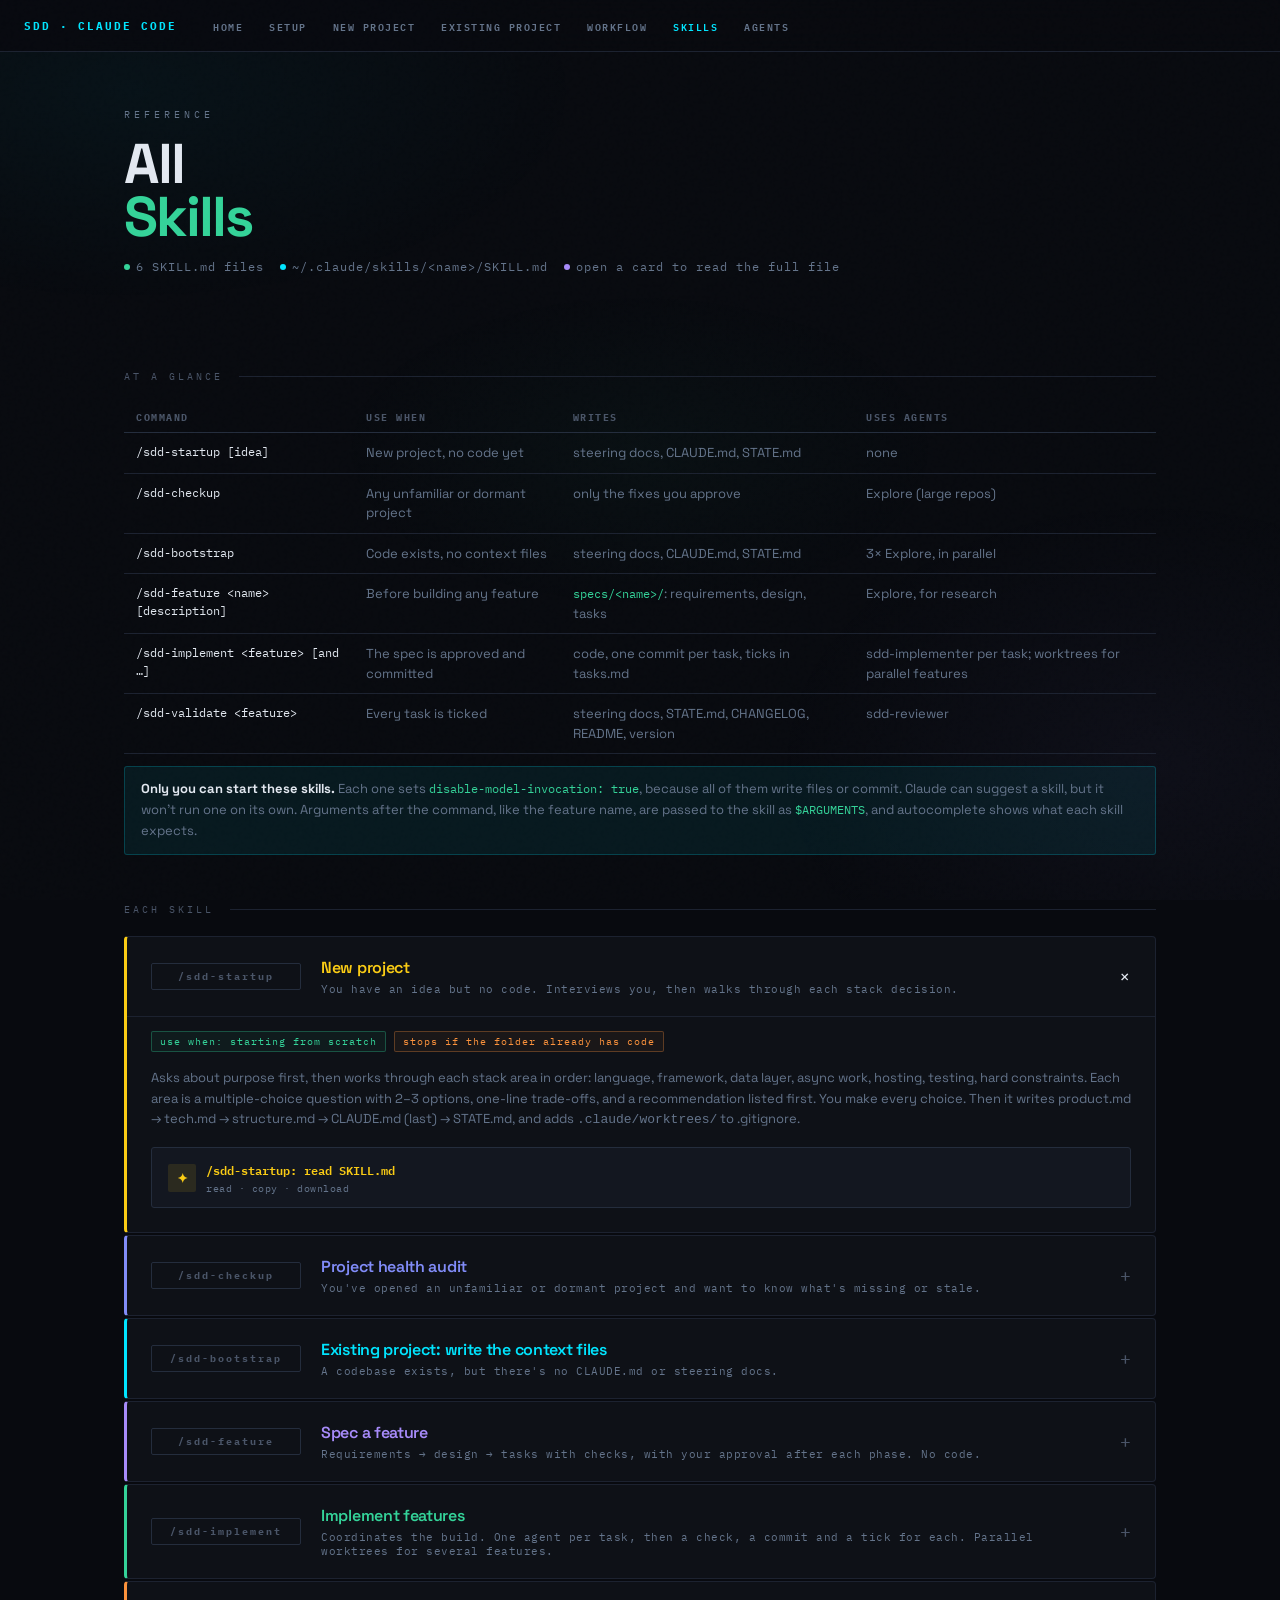
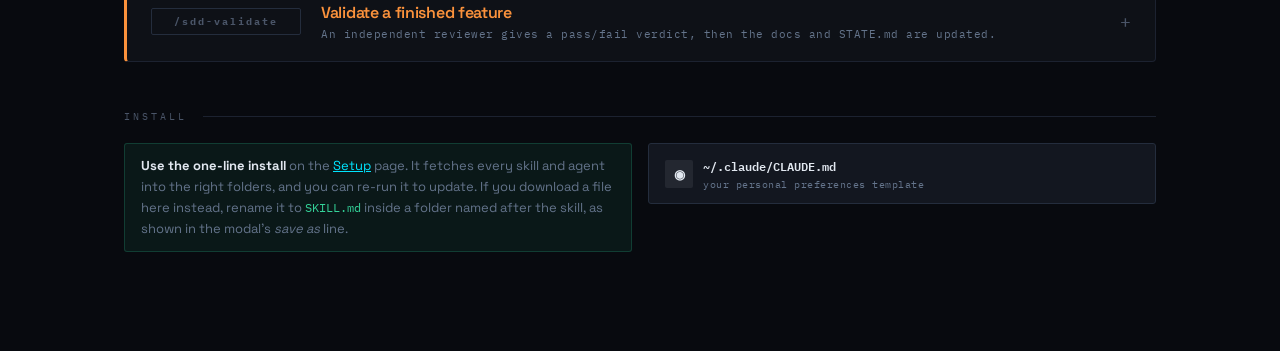
<file: skills.html>
<!DOCTYPE html>
<html lang="en">
<head>
<meta charset="UTF-8">
<meta name="viewport" content="width=device-width, initial-scale=1.0">
<title>Skills — SDD</title>
<link rel="icon" href="favicon.svg" type="image/svg+xml">
<link rel="icon" href="favicon.png" type="image/png" sizes="32x32">
<link rel="stylesheet" href="styles.css">
</head>
<body>

<nav class="site-nav">
  <a href="index.html" class="nav-brand">SDD · Claude Code</a>
  <ul class="nav-links">
    <li><a href="index.html">Home</a></li>
    <li><a href="global.html">Setup</a></li>
    <li><a href="new-project.html">New Project</a></li>
    <li><a href="existing-project.html">Existing Project</a></li>
    <li><a href="workflow.html">Workflow</a></li>
    <li><a href="skills.html">Skills</a></li>
    <li><a href="agents.html">Agents</a></li>
  </ul>
</nav>

<div class="page">
  <div class="page-header">
    <div class="eyebrow">Reference</div>
    <h1 class="page-title">All<br><em class="t3">Skills</em></h1>
    <div class="page-subtitle">
      <span><span class="dot" style="background:var(--c3)"></span>6 SKILL.md files</span>
      <span><span class="dot" style="background:var(--c1)"></span>~/.claude/skills/&lt;name&gt;/SKILL.md</span>
      <span><span class="dot" style="background:var(--c2)"></span>open a card to read the full file</span>
    </div>
  </div>

  <div class="divider">At a glance</div>

  <div class="table-wrap">
    <table class="ref-table">
      <thead><tr><th>Command</th><th>Use when</th><th>Writes</th><th>Uses agents</th></tr></thead>
      <tbody>
        <tr><td>/sdd-startup [idea]</td><td>New project, no code yet</td><td>steering docs, CLAUDE.md, STATE.md</td><td>none</td></tr>
        <tr><td>/sdd-checkup</td><td>Any unfamiliar or dormant project</td><td>only the fixes you approve</td><td>Explore (large repos)</td></tr>
        <tr><td>/sdd-bootstrap</td><td>Code exists, no context files</td><td>steering docs, CLAUDE.md, STATE.md</td><td>3× Explore, in parallel</td></tr>
        <tr><td>/sdd-feature &lt;name&gt; [description]</td><td>Before building any feature</td><td><code>specs/&lt;name&gt;/</code>: requirements, design, tasks</td><td>Explore, for research</td></tr>
        <tr><td>/sdd-implement &lt;feature&gt; [and …]</td><td>The spec is approved and committed</td><td>code, one commit per task, ticks in tasks.md</td><td>sdd-implementer per task; worktrees for parallel features</td></tr>
        <tr><td>/sdd-validate &lt;feature&gt;</td><td>Every task is ticked</td><td>steering docs, STATE.md, CHANGELOG, README, version</td><td>sdd-reviewer</td></tr>
      </tbody>
    </table>
  </div>

  <div class="infobox info">
    <strong>Only you can start these skills.</strong> Each one sets <code>disable-model-invocation: true</code>, because all of them write files or commit. Claude can suggest a skill, but it won't run one on its own. Arguments after the command, like the feature name, are passed to the skill as <code>$ARGUMENTS</code>, and autocomplete shows what each skill expects.
  </div>

  <div class="divider">Each skill</div>

  <div class="accordion wide-tags">

    <div class="acc-card stripe-6" onclick="toggleAcc(this)">
      <div class="acc-header">
        <div class="acc-tag">/sdd-startup</div>
        <div class="acc-meta">
          <div class="acc-title">New project</div>
          <div class="acc-desc">You have an idea but no code. Interviews you, then walks through each stack decision.</div>
        </div>
        <div class="acc-toggle">+</div>
      </div>
      <div class="acc-body">
        <div class="chips">
          <span class="chip ok">use when: starting from scratch</span>
          <span class="chip warn">stops if the folder already has code</span>
        </div>
        <p style="margin-top:16px; font-size:13px; color:var(--mute2); line-height:1.6;">
          Asks about purpose first, then works through each stack area in order: language, framework, data layer, async work, hosting, testing, hard constraints.
          Each area is a multiple-choice question with 2–3 options, one-line trade-offs, and a recommendation listed first. You make every choice.
          Then it writes product.md → tech.md → structure.md → CLAUDE.md (last) → STATE.md, and adds <code>.claude/worktrees/</code> to .gitignore.
        </p>
        <button class="skill-btn sk6" onclick="openModal('startup'); event.stopPropagation()" style="margin-top:16px;">
          <div class="skill-icon">✦</div>
          <div class="skill-meta">
            <div class="skill-name">/sdd-startup: read SKILL.md</div>
            <div class="skill-hint">read · copy · download</div>
          </div>
        </button>
      </div>
    </div>

    <div class="acc-card stripe-7" onclick="toggleAcc(this)">
      <div class="acc-header">
        <div class="acc-tag">/sdd-checkup</div>
        <div class="acc-meta">
          <div class="acc-title">Project health audit</div>
          <div class="acc-desc">You've opened an unfamiliar or dormant project and want to know what's missing or stale.</div>
        </div>
        <div class="acc-toggle">+</div>
      </div>
      <div class="acc-body">
        <div class="chips">
          <span class="chip ok">reports first</span>
          <span class="chip ok">one approval per fix</span>
          <span class="chip info">upgrades older SDD projects</span>
        </div>
        <p style="margin-top:16px; font-size:13px; color:var(--mute2); line-height:1.6;">
          Checks the context files and CLAUDE.md size, <code>@</code> imports, STATE.md drift against git, specs STATE.md doesn't mention, tasks missing Files or Check lines,
          stale CHANGELOG, README and version, whether the agents are installed, and whether worktrees are gitignored. Ranks the fixes Critical → Important → Optional and applies only those you approve.
          If it finds an AGENTS.md, it keeps it and adds a CLAUDE.md that imports it.
        </p>
        <button class="skill-btn sk7" onclick="openModal('checkup'); event.stopPropagation()" style="margin-top:16px;">
          <div class="skill-icon">◎</div>
          <div class="skill-meta">
            <div class="skill-name">/sdd-checkup: read SKILL.md</div>
            <div class="skill-hint">read · copy · download</div>
          </div>
        </button>
      </div>
    </div>

    <div class="acc-card stripe-1" onclick="toggleAcc(this)">
      <div class="acc-header">
        <div class="acc-tag">/sdd-bootstrap</div>
        <div class="acc-meta">
          <div class="acc-title">Existing project: write the context files</div>
          <div class="acc-desc">A codebase exists, but there's no CLAUDE.md or steering docs.</div>
        </div>
        <div class="acc-toggle">+</div>
      </div>
      <div class="acc-body">
        <div class="chips">
          <span class="chip ok">once per project</span>
          <span class="chip warn">run /sdd-checkup first</span>
          <span class="chip info">3 Explore agents in parallel</span>
        </div>
        <p style="margin-top:16px; font-size:13px; color:var(--mute2); line-height:1.6;">
          Three Explore agents map the stack, the structure and the conventions at the same time, and each returns a short summary with file paths.
          Claude asks only about what the code can't tell it, and never invents decisions. tech.md marks each decision <em>inferred</em> or <em>confirmed</em>.
          CLAUDE.md is written last and stays short, and STATE.md starts at the current commit.
        </p>
        <button class="skill-btn sk1" onclick="openModal('bootstrap'); event.stopPropagation()" style="margin-top:16px;">
          <div class="skill-icon">⚡</div>
          <div class="skill-meta">
            <div class="skill-name">/sdd-bootstrap: read SKILL.md</div>
            <div class="skill-hint">read · copy · download</div>
          </div>
        </button>
      </div>
    </div>

    <div class="acc-card stripe-2" onclick="toggleAcc(this)">
      <div class="acc-header">
        <div class="acc-tag">/sdd-feature</div>
        <div class="acc-meta">
          <div class="acc-title">Spec a feature</div>
          <div class="acc-desc">Requirements → design → tasks with checks, with your approval after each phase. No code.</div>
        </div>
        <div class="acc-toggle">+</div>
      </div>
      <div class="acc-body">
        <div class="chips">
          <span class="chip ok">use when: any new feature or multi-file change</span>
          <span class="chip warn">needs CLAUDE.md and tech.md</span>
          <span class="chip info">/sdd-feature csv-export let users export reports</span>
        </div>
        <p style="margin-top:16px; font-size:13px; color:var(--mute2); line-height:1.6;">
          The first word is the feature name and the rest is an optional description. Requirements come from an interview and end with numbered, testable acceptance criteria.
          Design uses Explore agents for research, checks against tech.md, and stops at every stack gap. Tasks each list their files, a check command and the criteria they cover,
          so a fresh agent can complete one without the conversation. If the spec folder exists, it resumes where you left off.
        </p>
        <button class="skill-btn sk2" onclick="openModal('feature'); event.stopPropagation()" style="margin-top:16px;">
          <div class="skill-icon">◈</div>
          <div class="skill-meta">
            <div class="skill-name">/sdd-feature: read SKILL.md</div>
            <div class="skill-hint">read · copy · download</div>
          </div>
        </button>
      </div>
    </div>

    <div class="acc-card stripe-3" onclick="toggleAcc(this)">
      <div class="acc-header">
        <div class="acc-tag">/sdd-implement</div>
        <div class="acc-meta">
          <div class="acc-title">Implement features</div>
          <div class="acc-desc">Coordinates the build. One agent per task, then a check, a commit and a tick for each. Parallel worktrees for several features.</div>
        </div>
        <div class="acc-toggle">+</div>
      </div>
      <div class="acc-body">
        <div class="chips">
          <span class="chip ok">use when: spec approved and committed</span>
          <span class="chip ok">resumes from the first unticked task</span>
          <span class="chip info">/sdd-implement feat-a and feat-b</span>
        </div>
        <p style="margin-top:16px; font-size:13px; color:var(--mute2); line-height:1.6;">
          The main conversation doesn't write the feature code. It plans, waits for your approval, then gives each task to a new sdd-implementer agent.
          Tasks in a PARALLEL group run at the same time. After each one it re-runs the check, makes sure only the expected files changed, ticks the task and commits <code>[T&lt;n&gt;]</code>.
          It retries once on failure, then stops and asks you. With several features it compares their files and runs the independent ones in parallel worktrees.
          It pre-approves the git commands it needs (<code>allowed-tools</code>), so committing doesn't ask permission each time.
        </p>
        <button class="skill-btn sk3" onclick="openModal('implement'); event.stopPropagation()" style="margin-top:16px;">
          <div class="skill-icon">▶</div>
          <div class="skill-meta">
            <div class="skill-name">/sdd-implement: read SKILL.md</div>
            <div class="skill-hint">read · copy · download</div>
          </div>
        </button>
      </div>
    </div>

    <div class="acc-card stripe-4" onclick="toggleAcc(this)">
      <div class="acc-header">
        <div class="acc-tag">/sdd-validate</div>
        <div class="acc-meta">
          <div class="acc-title">Validate a finished feature</div>
          <div class="acc-desc">An independent reviewer gives a pass/fail verdict, then the docs and STATE.md are updated.</div>
        </div>
        <div class="acc-toggle">+</div>
      </div>
      <div class="acc-body">
        <div class="chips">
          <span class="chip ok">use when: every task is ticked</span>
          <span class="chip ok">same session is fine</span>
          <span class="chip warn">the first step is a hard stop</span>
        </div>
        <p style="margin-top:16px; font-size:13px; color:var(--mute2); line-height:1.6;">
          It starts by loading <code>git status</code> and the recent log into the skill (the <code>!`command`</code> syntax), so it knows the repository's state without being told.
          sdd-reviewer gets only the feature folder and the commit range, and returns a pass/fail verdict with evidence for each acceptance criterion. Any failure stops the skill.
          After a pass, it updates the steering docs, STATE.md, CHANGELOG, README and version, and asks you before a version bump.
        </p>
        <button class="skill-btn sk4" onclick="openModal('validate'); event.stopPropagation()" style="margin-top:16px;">
          <div class="skill-icon">✓</div>
          <div class="skill-meta">
            <div class="skill-name">/sdd-validate: read SKILL.md</div>
            <div class="skill-hint">read · copy · download</div>
          </div>
        </button>
      </div>
    </div>

  </div>

  <div class="divider">Install</div>

  <div class="two-col" style="margin-top:0;">
    <div class="infobox ok" style="margin-top:0;">
      <strong>Use the one-line install</strong> on the <a href="global.html">Setup</a> page. It fetches every skill and agent into the right folders, and you can re-run it to update.
      If you download a file here instead, rename it to <code>SKILL.md</code> inside a folder named after the skill, as shown in the modal's <em>save as</em> line.
    </div>
    <div>
      <button class="skill-btn sk0" onclick="openModal('global')">
        <div class="skill-icon">◉</div>
        <div class="skill-meta">
          <div class="skill-name">~/.claude/CLAUDE.md</div>
          <div class="skill-hint">your personal preferences template</div>
        </div>
      </button>
    </div>
  </div>

</div>

<script src="scripts/skills-data.js"></script>
<script src="scripts/nav.js"></script>
</body>
</html>
</file>
<file: styles.css>
@import url('https://fonts.googleapis.com/css2?family=IBM+Plex+Mono:wght@300;400;500;600;700&family=Space+Grotesk:wght@300;400;500;600;700&display=swap');

/* ── TOKENS ── */
:root {
  --bg:      #080a0f;
  --surface: #0e1117;
  --surf2:   #131720;
  --border:  #1c2230;
  --border2: #242d3d;

  --c0: #e2e8f0;   /* global / white */
  --c1: #00e5ff;   /* bootstrap / cyan */
  --c2: #a78bfa;   /* feature / violet */
  --c3: #34d399;   /* implement / emerald */
  --c4: #fb923c;   /* validate / orange */
  --c5: #f472b6;   /* parallel / pink */
  --c6: #facc15;   /* startup / yellow */
  --c7: #818cf8;   /* checkup / indigo */

  --text:  #e2e8f0;
  --muted: #4a5568;
  --mute2: #64748b;

  --mono: 'IBM Plex Mono', monospace;
  --sans: 'Space Grotesk', sans-serif;
}

/* ── RESET ── */
*, *::before, *::after { box-sizing: border-box; margin: 0; padding: 0; }
html { scroll-behavior: smooth; }

body {
  background: var(--bg);
  color: var(--text);
  font-family: var(--sans);
  min-height: 100vh;
  overflow-x: hidden;
}

/* noise grain */
body::after {
  content: '';
  position: fixed; inset: 0;
  background-image: url("data:image/svg+xml,%3Csvg viewBox='0 0 256 256' xmlns='http://www.w3.org/2000/svg'%3E%3Cfilter id='n'%3E%3CfeTurbulence type='fractalNoise' baseFrequency='0.9' numOctaves='4' stitchTiles='stitch'/%3E%3C/filter%3E%3Crect width='100%25' height='100%25' filter='url(%23n)' opacity='0.04'/%3E%3C/svg%3E");
  pointer-events: none; z-index: 9999; opacity: .4;
}

/* ambient glow */
body::before {
  content: '';
  position: fixed; inset: 0;
  background:
    radial-gradient(ellipse 60% 40% at 10% 10%, rgba(0,229,255,.04) 0%, transparent 60%),
    radial-gradient(ellipse 50% 50% at 90% 85%, rgba(167,139,250,.04) 0%, transparent 60%),
    radial-gradient(ellipse 40% 30% at 50% 50%, rgba(52,211,153,.03) 0%, transparent 60%);
  pointer-events: none; z-index: 0;
}

/* ── LAYOUT ── */
.page {
  position: relative; z-index: 1;
  max-width: 1080px;
  margin: 0 auto;
  padding: 0 24px 100px;
}

/* ── NAV ── */
.site-nav {
  position: sticky; top: 0; z-index: 50;
  background: rgba(8,10,15,.88);
  backdrop-filter: blur(12px);
  border-bottom: 1px solid var(--border);
  display: flex; align-items: center; gap: 0;
  padding: 0 24px;
  height: 52px;
  overflow-x: auto;
}

.nav-brand {
  font-family: var(--mono);
  font-size: 11px; font-weight: 700;
  letter-spacing: 2px; text-transform: uppercase;
  color: var(--c1);
  text-decoration: none;
  margin-right: 24px;
  flex-shrink: 0;
}

.nav-links {
  display: flex; gap: 2px;
  list-style: none;
}

.nav-links a {
  font-family: var(--mono);
  font-size: 10px; font-weight: 600;
  letter-spacing: 1.5px; text-transform: uppercase;
  color: var(--mute2);
  text-decoration: none;
  padding: 6px 12px;
  border-radius: 3px;
  transition: color .15s, background .15s;
  white-space: nowrap;
}

.nav-links a:hover { color: var(--text); background: var(--surf2); }
.nav-links a.active { color: var(--c1); }

/* ── HEADER ── */
.page-header {
  padding: 56px 0 48px;
}

.eyebrow {
  font-family: var(--mono);
  font-size: 10px; letter-spacing: 4px;
  text-transform: uppercase; color: var(--mute2);
  margin-bottom: 16px;
}

.page-title {
  font-size: clamp(32px, 6vw, 56px);
  font-weight: 700; letter-spacing: -2px; line-height: .95;
}

.page-title em { font-style: normal; }
.page-title .t0 { color: var(--c0); }
.page-title .t1 { color: var(--c1); }
.page-title .t2 { color: var(--c2); }
.page-title .t3 { color: var(--c3); }
.page-title .t4 { color: var(--c4); }
.page-title .t5 { color: var(--c5); }
.page-title .t6 { color: var(--c6); }
.page-title .t7 { color: var(--c7); }

.page-subtitle {
  margin-top: 16px;
  font-family: var(--mono); font-size: 12px;
  color: var(--mute2); letter-spacing: 1px;
  display: flex; align-items: center; gap: 16px;
  flex-wrap: wrap;
}

.page-subtitle span { display: flex; align-items: center; gap: 6px; }

.dot { width: 6px; height: 6px; border-radius: 50%; flex-shrink: 0; }

/* ── DIVIDER ── */
.divider {
  font-family: var(--mono); font-size: 10px;
  letter-spacing: 3px; text-transform: uppercase;
  color: var(--muted);
  margin: 48px 0 20px;
  display: flex; align-items: center; gap: 16px;
}
.divider::after { content: ''; flex: 1; height: 1px; background: var(--border); }

/* ── FLOW RIBBON ── */
.flow-ribbon {
  display: flex; align-items: center; gap: 0;
  margin-bottom: 40px;
  overflow-x: auto; padding-bottom: 4px;
}

.flow-node {
  display: flex; flex-direction: column;
  align-items: center; gap: 6px;
  flex-shrink: 0;
}

.flow-pill {
  padding: 8px 18px;
  border-radius: 2px;
  font-family: var(--mono); font-size: 11px;
  font-weight: 600; letter-spacing: 2px;
  text-transform: uppercase; border: 1px solid;
  transition: all .2s; white-space: nowrap;
}

.flow-pill:hover { opacity: .8; transform: translateY(-1px); }

.flow-pill.p0 { color: var(--c0); border-color: rgba(226,232,240,.4); background: rgba(226,232,240,.05); }
.flow-pill.p1 { color: var(--c1); border-color: var(--c1); background: rgba(0,229,255,.06); }
.flow-pill.p2 { color: var(--c2); border-color: var(--c2); background: rgba(167,139,250,.06); }
.flow-pill.p3 { color: var(--c3); border-color: var(--c3); background: rgba(52,211,153,.06); }
.flow-pill.p4 { color: var(--c4); border-color: var(--c4); background: rgba(251,146,60,.06); }
.flow-pill.p5 { color: var(--c5); border-color: var(--c5); background: rgba(244,114,182,.06); }
.flow-pill.p6 { color: var(--c6); border-color: var(--c6); background: rgba(250,204,21,.06); }
.flow-pill.p7 { color: var(--c7); border-color: var(--c7); background: rgba(129,140,248,.06); }

.flow-label {
  font-family: var(--mono); font-size: 9px;
  letter-spacing: 1px; color: var(--muted);
  text-transform: uppercase;
}

.flow-gate { color: var(--muted); font-size: 18px; padding: 0 6px; margin-bottom: 18px; font-family: var(--mono); flex-shrink: 0; }

/* ── ACCORDION ── */
.accordion { display: flex; flex-direction: column; gap: 2px; }

.acc-card {
  background: var(--surface);
  border: 1px solid var(--border);
  border-radius: 4px; overflow: hidden;
  transition: border-color .2s;
}

.acc-card:hover { border-color: var(--border2); }

.acc-card.stripe-0 { border-left: 3px solid rgba(226,232,240,.4); }
.acc-card.stripe-1 { border-left: 3px solid var(--c1); }
.acc-card.stripe-2 { border-left: 3px solid var(--c2); }
.acc-card.stripe-3 { border-left: 3px solid var(--c3); }
.acc-card.stripe-4 { border-left: 3px solid var(--c4); }
.acc-card.stripe-5 { border-left: 3px solid var(--c5); }
.acc-card.stripe-6 { border-left: 3px solid var(--c6); }
.acc-card.stripe-7 { border-left: 3px solid var(--c7); }

.acc-card.stripe-0 .acc-title { color: var(--c0); }
.acc-card.stripe-1 .acc-title { color: var(--c1); }
.acc-card.stripe-2 .acc-title { color: var(--c2); }
.acc-card.stripe-3 .acc-title { color: var(--c3); }
.acc-card.stripe-4 .acc-title { color: var(--c4); }
.acc-card.stripe-5 .acc-title { color: var(--c5); }
.acc-card.stripe-6 .acc-title { color: var(--c6); }
.acc-card.stripe-7 .acc-title { color: var(--c7); }

.acc-header {
  display: grid;
  grid-template-columns: 60px 1fr auto;
  align-items: center; gap: 20px;
  padding: 20px 24px;
  cursor: pointer; user-select: none;
}

.acc-tag {
  font-family: var(--mono); font-size: 10px;
  font-weight: 700; letter-spacing: 2px;
  color: var(--muted); text-align: center;
  padding: 6px 8px;
  border: 1px solid var(--border2);
  border-radius: 2px; white-space: nowrap;
}

/* accordions whose tags are command names, e.g. /sdd-implement */
.accordion.wide-tags .acc-header { grid-template-columns: 150px 1fr auto; }
@media (max-width: 640px) {
  .accordion.wide-tags .acc-header { grid-template-columns: 1fr auto; gap: 10px 16px; }
  .accordion.wide-tags .acc-tag { grid-column: 1 / -1; justify-self: start; }
}

.acc-meta { display: flex; flex-direction: column; gap: 4px; min-width: 0; }
.acc-title { font-size: 16px; font-weight: 600; letter-spacing: -.3px; }
.acc-desc { font-family: var(--mono); font-size: 11px; color: var(--mute2); letter-spacing: .5px; }

.acc-toggle {
  font-family: var(--mono); font-size: 18px;
  color: var(--muted);
  transition: transform .2s, color .2s;
  flex-shrink: 0;
}

.acc-card.open .acc-toggle { transform: rotate(45deg); color: var(--text); }

.acc-body {
  display: none;
  padding: 0 24px 24px;
  border-top: 1px solid var(--border);
}
.acc-card.open .acc-body { display: block; }

/* ── GRID ── */
.two-col { display: grid; grid-template-columns: 1fr 1fr; gap: 16px; margin-top: 20px; }
.three-col { display: grid; grid-template-columns: repeat(3, 1fr); gap: 12px; margin-top: 16px; }
@media (max-width: 720px) { .two-col, .three-col { grid-template-columns: 1fr; } }

/* ── STEPS ── */
.steps { display: flex; flex-direction: column; gap: 8px; margin-top: 16px; }

.step {
  display: flex; gap: 12px; align-items: flex-start;
  padding: 10px 14px;
  background: var(--surf2);
  border: 1px solid var(--border);
  border-radius: 3px;
}

.step-n {
  font-family: var(--mono); font-size: 10px;
  font-weight: 700; padding: 2px 6px;
  border-radius: 2px; flex-shrink: 0; margin-top: 1px;
}

.step-text { font-size: 13px; color: var(--mute2); line-height: 1.5; }
.step-text strong { color: var(--text); font-weight: 600; }

.sn0 { background: rgba(226,232,240,.08); color: var(--c0); }
.sn1 { background: rgba(0,229,255,.1);    color: var(--c1); }
.sn2 { background: rgba(167,139,250,.1);  color: var(--c2); }
.sn3 { background: rgba(52,211,153,.1);   color: var(--c3); }
.sn4 { background: rgba(251,146,60,.1);   color: var(--c4); }
.sn5 { background: rgba(244,114,182,.1);  color: var(--c5); }
.sn6 { background: rgba(250,204,21,.1);   color: var(--c6); }
.sn7 { background: rgba(129,140,248,.1);  color: var(--c7); }
.sn-x { background: rgba(239,68,68,.1);   color: #ef4444; }

/* ── PROMPT BOX ── */
.prompt {
  margin-top: 12px;
  background: var(--bg);
  border: 1px solid var(--border2);
  border-radius: 3px; padding: 14px 16px;
}

.prompt-lbl {
  font-family: var(--mono); font-size: 9px;
  letter-spacing: 3px; text-transform: uppercase;
  color: var(--muted); margin-bottom: 8px;
}

.prompt-text {
  font-family: var(--mono); font-size: 11.5px;
  line-height: 1.7; color: #94a3b8;
}
.prompt-text em { color: var(--c2); font-style: normal; }
.prompt-text b  { color: var(--c1); font-weight: 500; }

/* ── SKILL BUTTON ── */
.skill-btn {
  display: flex; align-items: center; gap: 10px;
  padding: 12px 16px;
  background: var(--surf2); border: 1px solid var(--border2);
  border-radius: 3px; cursor: pointer;
  transition: all .15s;
  font-family: var(--mono); font-size: 12px;
  font-weight: 600; text-align: left; width: 100%;
}
.skill-btn:hover { border-color: currentColor; background: var(--bg); }

.skill-icon {
  width: 28px; height: 28px; border-radius: 2px;
  display: flex; align-items: center;
  justify-content: center; font-size: 13px; flex-shrink: 0;
}

.skill-meta { display: flex; flex-direction: column; gap: 2px; }
.skill-name { font-size: 12px; font-weight: 600; }
.skill-hint { font-size: 10px; color: var(--mute2); font-weight: 400; letter-spacing: .5px; }

.skill-btn.sk0 { color: var(--c0); } .skill-btn.sk0 .skill-icon { background: rgba(226,232,240,.08); color: var(--c0); }
.skill-btn.sk1 { color: var(--c1); } .skill-btn.sk1 .skill-icon { background: rgba(0,229,255,.1);    color: var(--c1); }
.skill-btn.sk2 { color: var(--c2); } .skill-btn.sk2 .skill-icon { background: rgba(167,139,250,.1);  color: var(--c2); }
.skill-btn.sk3 { color: var(--c3); } .skill-btn.sk3 .skill-icon { background: rgba(52,211,153,.1);   color: var(--c3); }
.skill-btn.sk4 { color: var(--c4); } .skill-btn.sk4 .skill-icon { background: rgba(251,146,60,.1);   color: var(--c4); }
.skill-btn.sk5 { color: var(--c5); } .skill-btn.sk5 .skill-icon { background: rgba(244,114,182,.1);  color: var(--c5); }
.skill-btn.sk6 { color: var(--c6); } .skill-btn.sk6 .skill-icon { background: rgba(250,204,21,.1);   color: var(--c6); }
.skill-btn.sk7 { color: var(--c7); } .skill-btn.sk7 .skill-icon { background: rgba(129,140,248,.1);  color: var(--c7); }

/* ── INFO CHIPS ── */
.chips { display: flex; gap: 8px; flex-wrap: wrap; margin-top: 14px; }

.chip {
  font-family: var(--mono); font-size: 10px;
  letter-spacing: 1px; padding: 3px 8px;
  border-radius: 2px; border: 1px solid var(--border2);
  color: var(--mute2);
}

.chip.ok   { border-color: rgba(52,211,153,.3);  color: var(--c3); background: rgba(52,211,153,.05); }
.chip.warn { border-color: rgba(251,146,60,.3);  color: var(--c4); background: rgba(251,146,60,.05); }
.chip.info { border-color: rgba(0,229,255,.3);   color: var(--c1); background: rgba(0,229,255,.05); }

/* ── CODE PREVIEW ── */
.code-block {
  margin-top: 12px;
  background: var(--bg); border: 1px solid var(--border2);
  border-radius: 3px; padding: 14px 16px;
  font-family: var(--mono); font-size: 11px;
  line-height: 1.8; color: #64748b;
  white-space: pre; overflow-x: auto;
}

.ck { color: var(--c1); }
.cv { color: #94a3b8; }
.cm { color: var(--border2); }
.cw { color: var(--c4); }
.cg { color: var(--c3); }
.cp { color: var(--c2); }

/* ── INLINE BOX ── */
.infobox {
  padding: 12px 16px; border-radius: 3px;
  font-size: 13px; color: var(--mute2); line-height: 1.6;
  margin-top: 12px;
}
.infobox.warn  { background: rgba(251,146,60,.07);  border: 1px solid rgba(251,146,60,.25); }
.infobox.info  { background: rgba(0,229,255,.07);   border: 1px solid rgba(0,229,255,.2); }
.infobox.ok    { background: rgba(52,211,153,.07);  border: 1px solid rgba(52,211,153,.2); }
.infobox.purple{ background: rgba(167,139,250,.07); border: 1px solid rgba(167,139,250,.2); }
.infobox strong { color: var(--text); }

/* ── PARALLEL DIAGRAM ── */
.parallel-card {
  background: var(--surface);
  border: 1px solid var(--border);
  border-left: 3px solid var(--c5);
  border-radius: 4px; padding: 28px;
}

.parallel-diagram {
  background: var(--bg); border: 1px solid var(--border2);
  border-radius: 3px; padding: 20px;
  font-family: var(--mono); font-size: 12px;
  line-height: 2; color: var(--mute2);
  margin-bottom: 20px; overflow-x: auto; white-space: pre;
}

.pd-phase { color: var(--c2); font-weight: 700; }
.pd-feat  { color: var(--c3); }
.pd-gate  { color: var(--c4); }

/* ── CONDITIONS GRID ── */
.conds { display: grid; grid-template-columns: 1fr 1fr; gap: 10px; margin-top: 16px; }
@media (max-width: 640px) { .conds { grid-template-columns: 1fr; } }

.cond { padding: 12px 14px; background: var(--surf2); border: 1px solid var(--border); border-radius: 3px; }
.cond-label { font-family: var(--mono); font-size: 10px; letter-spacing: 1px; text-transform: uppercase; margin-bottom: 4px; }
.cond.ok .cond-label { color: var(--c3); }
.cond.warn .cond-label { color: var(--c4); }
.cond-text { font-size: 12px; color: var(--mute2); line-height: 1.5; }

/* ── MODAL ── */
.modal-bg {
  display: none; position: fixed; inset: 0;
  background: rgba(8,10,15,.92); z-index: 200;
  align-items: center; justify-content: center;
  padding: 24px; backdrop-filter: blur(4px);
}
.modal-bg.open { display: flex; }

.modal {
  background: var(--surface); border: 1px solid var(--border2);
  border-radius: 6px; width: 100%; max-width: 700px;
  max-height: 85vh; display: flex; flex-direction: column;
  overflow: hidden; box-shadow: 0 0 80px rgba(0,0,0,.6);
}

.modal-head {
  display: flex; align-items: center; justify-content: space-between;
  padding: 16px 20px; border-bottom: 1px solid var(--border); flex-shrink: 0;
  gap: 12px 16px; flex-wrap: wrap;
}

.modal-heading { display: flex; flex-direction: column; gap: 3px; min-width: 0; }
.modal-title { font-family: var(--mono); font-size: 12px; font-weight: 600; min-width: 0; }
.modal-path { font-family: var(--mono); font-size: 10px; color: var(--c3); letter-spacing: .3px; overflow-wrap: anywhere; }

.modal-actions { display: flex; align-items: center; gap: 8px; flex-shrink: 0; }
.modal-download:disabled { opacity: .35; cursor: default; }

.modal-close, .modal-download {
  background: none; border: 1px solid var(--border2);
  color: var(--mute2); cursor: pointer; font-size: 14px;
  padding: 4px 10px; border-radius: 2px;
  font-family: var(--mono); transition: all .15s;
}
.modal-close:hover, .modal-download:hover { border-color: var(--text); color: var(--text); }

.modal-body { overflow-y: auto; padding: 20px; flex: 1; }

/* skill content inside modal */
.skill-content { font-family: var(--mono); font-size: 12px; line-height: 1.8; color: #94a3b8; }
.skill-content .fm { border: 1px solid var(--border2); border-radius: 3px; padding: 10px 14px; margin-bottom: 16px; background: var(--bg); }
.skill-content .fm-k { color: var(--c2); }
.skill-content .fm-v { color: var(--c1); }
.skill-content .fm-s { color: var(--border2); }
.skill-content h2 { color: var(--text); font-size: 13px; font-weight: 700; margin: 20px 0 8px; letter-spacing: 1px; text-transform: uppercase; }
.skill-content h2::before { content: '## '; color: var(--border2); font-weight: 400; }
.skill-content p { margin-bottom: 10px; }
.skill-content ol, .skill-content ul { padding-left: 20px; margin-bottom: 10px; display: flex; flex-direction: column; gap: 6px; }
.skill-content li strong { color: var(--text); }
.skill-content .note { margin-top: 14px; padding: 10px 14px; background: rgba(251,146,60,.06); border: 1px solid rgba(251,146,60,.2); border-radius: 3px; }
.skill-content .gap-box { margin-top: 12px; padding: 12px 14px; background: rgba(167,139,250,.06); border: 1px solid rgba(167,139,250,.2); border-radius: 3px; }
.skill-content .gap-box strong { color: var(--c2); }
.skill-content h1 { color: var(--text); font-size: 15px; font-weight: 700; margin: 4px 0 12px; }
.skill-content h1::before { content: '# '; color: var(--border2); font-weight: 400; }
.skill-content h3 { color: var(--text); font-size: 12px; font-weight: 700; margin: 14px 0 6px; }
.skill-content code { color: var(--c3); background: var(--bg); border: 1px solid var(--border); border-radius: 2px; padding: 0 4px; overflow-wrap: anywhere; }
.skill-content pre.code-block { margin: 8px 0 12px; color: #94a3b8; }
.skill-content a, .infobox a, .step-text a { color: var(--c1); }
.skill-content li > p { margin: 6px 0 0; }

/* ── COMMAND BLOCK WITH COPY ── */
.cmd { margin-top: 12px; }
.cmd-head {
  display: flex; align-items: center; justify-content: space-between; gap: 8px;
  font-family: var(--mono); font-size: 10px; letter-spacing: 1.5px; text-transform: uppercase;
  color: var(--mute2); margin-bottom: 6px;
}
.cmd .code-block { margin-top: 0; color: #94a3b8; }
.copy-btn {
  background: none; border: 1px solid var(--border2); color: var(--mute2);
  font-family: var(--mono); font-size: 10px; letter-spacing: 1px; text-transform: uppercase;
  padding: 3px 8px; border-radius: 2px; cursor: pointer; transition: all .15s;
}
.copy-btn:hover { border-color: var(--text); color: var(--text); }

/* ── TABLE ── */
.table-wrap { overflow-x: auto; margin-top: 16px; }
.ref-table { width: 100%; border-collapse: collapse; font-size: 13px; color: var(--mute2); }
.ref-table th {
  text-align: left; font-family: var(--mono); font-size: 10px; letter-spacing: 1.5px;
  text-transform: uppercase; color: var(--muted); padding: 8px 12px; border-bottom: 1px solid var(--border2);
}
.ref-table td { padding: 10px 12px; border-bottom: 1px solid var(--border); vertical-align: top; line-height: 1.5; }
.ref-table td:first-child { font-family: var(--mono); font-size: 12px; min-width: 170px; color: var(--text); }
.ref-table code, .step-text code, .infobox code, .cond-text code, .acc-desc code {
  font-family: var(--mono); font-size: .92em; color: var(--c3);
}

/* ── INDEX NAV CARDS ── */
.nav-cards { display: grid; grid-template-columns: repeat(auto-fit, minmax(240px, 1fr)); gap: 16px; margin-top: 32px; }

.nav-card {
  background: var(--surface); border: 1px solid var(--border);
  border-radius: 6px; padding: 24px;
  text-decoration: none; color: inherit;
  transition: border-color .2s, transform .2s;
  display: flex; flex-direction: column; gap: 10px;
  position: relative; overflow: hidden;
}

.nav-card::before { content: ''; position: absolute; top: 0; left: 0; right: 0; height: 2px; }
.nav-card:hover { transform: translateY(-2px); }

.nav-card.nc1::before { background: var(--c1); } .nav-card.nc1:hover { border-color: var(--c1); }
.nav-card.nc2::before { background: var(--c2); } .nav-card.nc2:hover { border-color: var(--c2); }
.nav-card.nc3::before { background: var(--c3); } .nav-card.nc3:hover { border-color: var(--c3); }
.nav-card.nc4::before { background: var(--c4); } .nav-card.nc4:hover { border-color: var(--c4); }
.nav-card.nc5::before { background: var(--c5); } .nav-card.nc5:hover { border-color: var(--c5); }
.nav-card.nc6::before { background: var(--c6); } .nav-card.nc6:hover { border-color: var(--c6); }
.nav-card.nc7::before { background: var(--c7); } .nav-card.nc7:hover { border-color: var(--c7); }

.nc-eyebrow { font-family: var(--mono); font-size: 9px; letter-spacing: 3px; text-transform: uppercase; }
.nc-title   { font-size: 18px; font-weight: 700; letter-spacing: -.3px; }
.nc-desc    { font-size: 13px; color: var(--mute2); line-height: 1.5; }
.nc-arrow   { font-family: var(--mono); font-size: 18px; color: var(--muted); margin-top: auto; }

.nc1 .nc-eyebrow { color: var(--c1); }
.nc2 .nc-eyebrow { color: var(--c2); }
.nc3 .nc-eyebrow { color: var(--c3); }
.nc4 .nc-eyebrow { color: var(--c4); }
.nc5 .nc-eyebrow { color: var(--c5); }
.nc6 .nc-eyebrow { color: var(--c6); }
.nc7 .nc-eyebrow { color: var(--c7); }

/* ── SKILL GRID ── */
.skill-grid { display: grid; grid-template-columns: repeat(auto-fit, minmax(300px, 1fr)); gap: 16px; margin-top: 16px; }

.skill-card {
  background: var(--surface); border: 1px solid var(--border);
  border-radius: 6px; padding: 20px;
  display: flex; flex-direction: column; gap: 10px;
  position: relative; overflow: hidden;
}
.skill-card::before { content: ''; position: absolute; top: 0; left: 0; right: 0; height: 2px; }
.skill-card.sc1::before { background: var(--c1); }
.skill-card.sc2::before { background: var(--c2); }
.skill-card.sc3::before { background: var(--c3); }
.skill-card.sc4::before { background: var(--c4); }
.skill-card.sc5::before { background: var(--c5); }
.skill-card.sc6::before { background: var(--c6); }
.skill-card.sc7::before { background: var(--c7); }

.skill-card-name { font-family: var(--mono); font-size: 14px; font-weight: 700; }
.sc1 .skill-card-name { color: var(--c1); }
.sc2 .skill-card-name { color: var(--c2); }
.sc3 .skill-card-name { color: var(--c3); }
.sc4 .skill-card-name { color: var(--c4); }
.sc5 .skill-card-name { color: var(--c5); }
.sc6 .skill-card-name { color: var(--c6); }
.sc7 .skill-card-name { color: var(--c7); }

.skill-card-desc { font-size: 13px; color: var(--mute2); line-height: 1.5; }
.skill-card-invoke { font-family: var(--mono); font-size: 11px; color: var(--muted); }

/* ── SCROLLBAR ── */
::-webkit-scrollbar { width: 4px; height: 4px; }
::-webkit-scrollbar-track { background: transparent; }
::-webkit-scrollbar-thumb { background: var(--border2); border-radius: 2px; }
</file>
